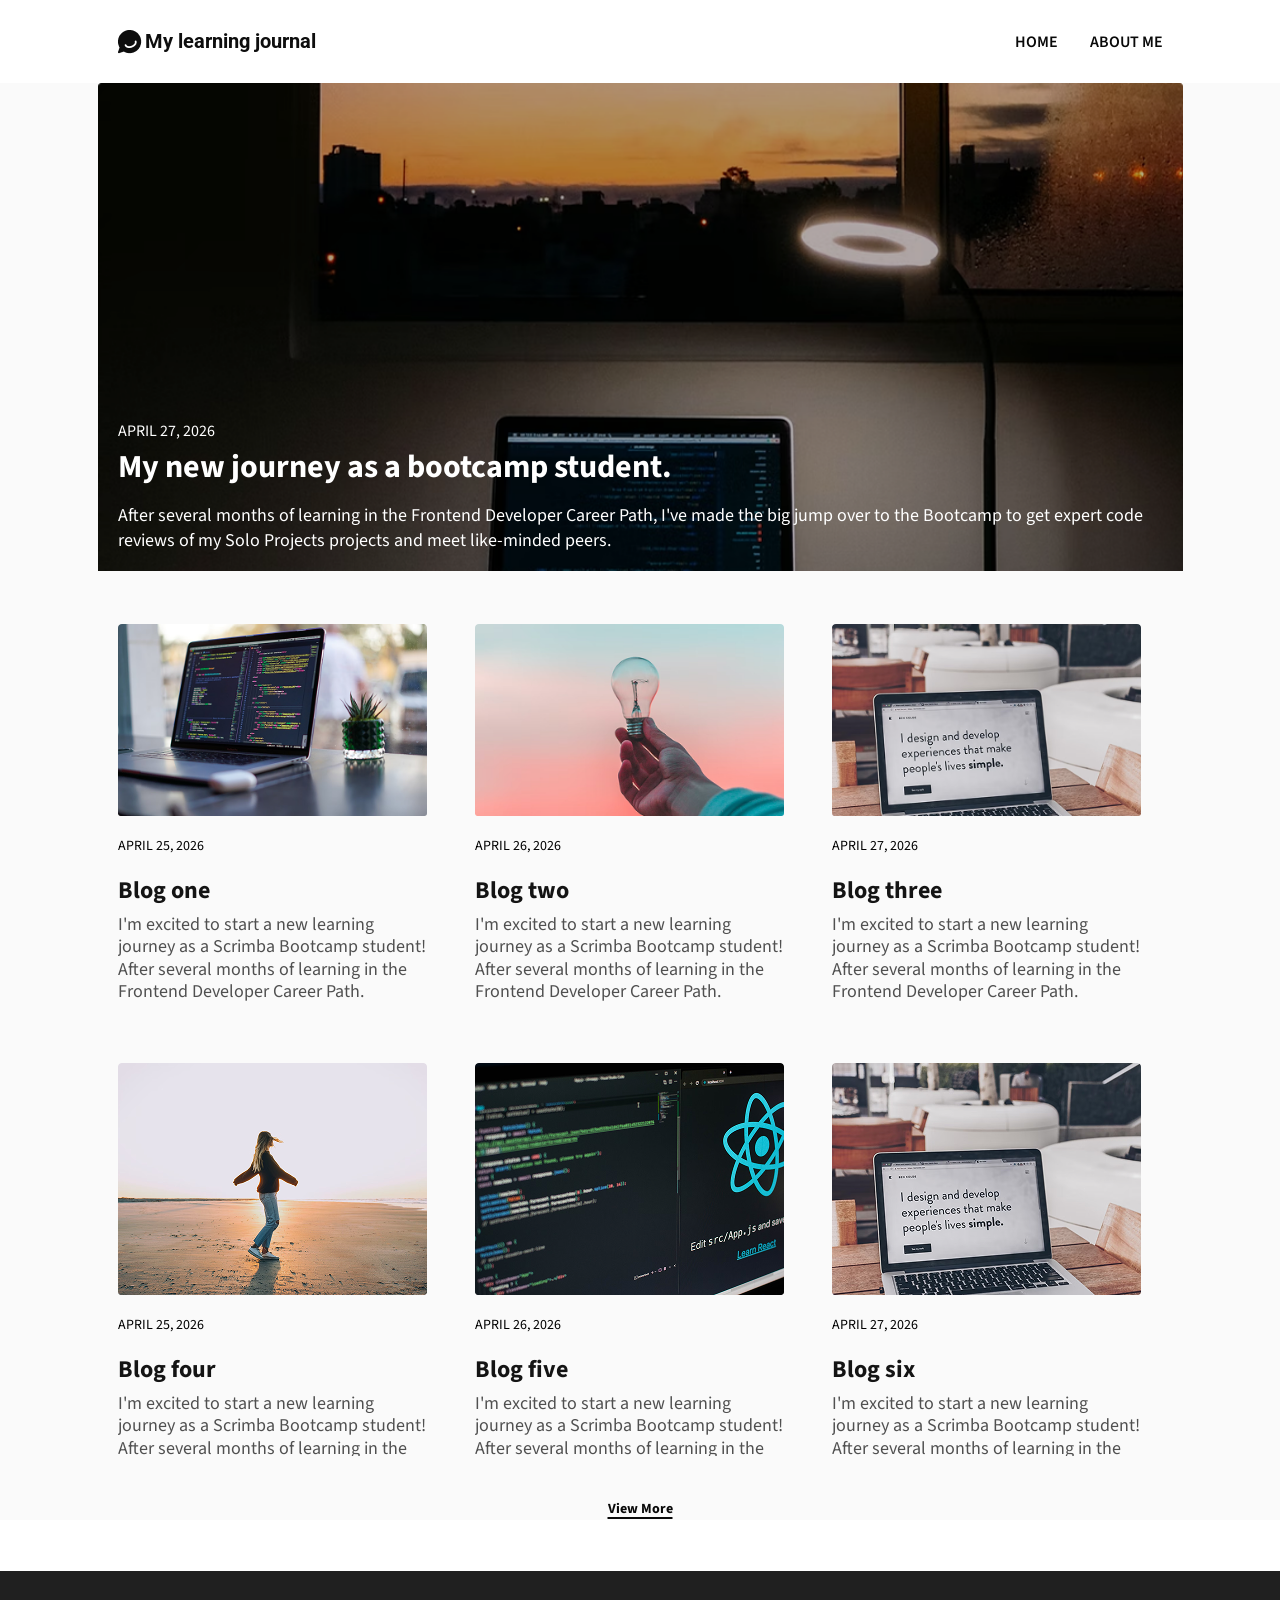
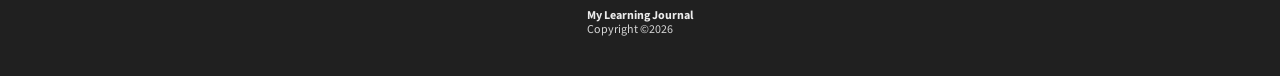
<file: index.html>
<!doctype html>
<html lang="en">
  <head>
    <meta charset="UTF-8" />
    <meta name="viewport" content="width=device-width, initial-scale=1.0" />
    <title>Homepage - My Learning Journal</title>

    <!-- CSS  -->
    <link rel="stylesheet" href="./style.css" />

    <!-- Google Font  -->
    <link rel="preconnect" href="https://fonts.googleapis.com" />
    <link rel="preconnect" href="https://fonts.gstatic.com" crossorigin />
    <link
      href="https://fonts.googleapis.com/css2?family=Source+Sans+3:ital,wght@0,200..900;1,200..900&display=swap"
      rel="stylesheet"
    />
    <link rel="preconnect" href="https://fonts.googleapis.com" />
    <link rel="preconnect" href="https://fonts.gstatic.com" crossorigin />
    <link
      href="https://fonts.googleapis.com/css2?family=Roboto:ital,wght@0,100..900;1,100..900&display=swap"
      rel="stylesheet"
    />
  </head>
  <body>
    <header>
      <div class="main-header">
        <section class="logo-section">
          <img
            src="./images/logo.png"
            alt="My Learning Journal's website logo"
            class="logo-img"
          />
          <div class="logo-text">My learning journal</div>
        </section>
        <nav>
          <ul>
            <li><a href="./index.html">HOME</a></li>
            <li><a href="./about-me.html">ABOUT ME</a></li>
          </ul>
        </nav>
      </div>
    </header>
    <main>
      <a href="./blog-post-one.html" class="featured-link">
        <article class="featured-article">
          <div class="featured-container">
            <time datetime="2026-04-27" class="main-article-time"
              >APRIL 27, 2026</time
            >
            <h1 class="featured-article-title">
              My new journey as a bootcamp student.
            </h1>
            <p class="featured-article-sub">
              After several months of learning in the Frontend Developer Career
              Path, I've made the big jump over to the Bootcamp to get expert
              code reviews of my Solo Projects projects and meet like-minded
              peers.
            </p>
          </div>
        </article>
      </a>
      <div class="main-container">
        <section class="article-home-section">
          <article class="home-article">
            <img
              src="./images/article-image-one.png"
              alt="Laptop with code editor opened sitting on the table"
              class="article-image"
            />
            <time datetime="2025-04-25" class="article-date"
              >APRIL 25, 2026</time
            >
            <h3 class="article-title">Blog one</h3>
            <p class="article-body-preview">
              I'm excited to start a new learning journey as a Scrimba Bootcamp
              student! After several months of learning in the Frontend
              Developer Career Path.
            </p>
          </article>
          <article class="home-article">
            <img
              src="./images/article-image-two.png"
              alt="Holding a light bulb switched with hand view"
              class="article-image"
            />
            <time datetime="2026-04-26" class="article-date"
              >APRIL 26, 2026</time
            >
            <h3 class="article-title">Blog two</h3>
            <p class="article-body-preview">
              I'm excited to start a new learning journey as a Scrimba Bootcamp
              student! After several months of learning in the Frontend
              Developer Career Path.
            </p>
          </article>
          <article class="home-article">
            <img
              src="./images/article-image-three.png"
              alt="a laptop screen with a quote window opened on table"
              class="article-image"
            />

            <time datetime="2026-04-27" class="article-date"
              >APRIL 27, 2026</time
            >
            <h3 class="article-title">Blog three</h3>
            <p class="article-body-preview">
              I'm excited to start a new learning journey as a Scrimba Bootcamp
              student! After several months of learning in the Frontend
              Developer Career Path.
            </p>
          </article>
          <article class="home-article">
            <img
              src="./images/article-image-five.png"
              alt="Laptop with code editor opened sitting on the table"
              class="article-image"
            />
            <time datetime="2025-04-25" class="article-date"
              >APRIL 25, 2026</time
            >
            <h3 class="article-title">Blog four</h3>
            <p class="article-body-preview">
              I'm excited to start a new learning journey as a Scrimba Bootcamp
              student! After several months of learning in the Frontend
              Developer Career Path.
            </p>
          </article>
          <article class="home-article">
            <img
              src="./images/article-image-six.png"
              alt="Holding a light bulb switched with hand view"
              class="article-image"
            />
            <time datetime="2026-04-26" class="article-date"
              >APRIL 26, 2026</time
            >
            <h3 class="article-title">Blog five</h3>
            <p class="article-body-preview">
              I'm excited to start a new learning journey as a Scrimba Bootcamp
              student! After several months of learning in the Frontend
              Developer Career Path.
            </p>
          </article>
          <article class="home-article">
            <img
              src="./images/article-image-seven.png"
              alt="a laptop screen with a quote window opened on table"
              class="article-image"
            />

            <time datetime="2026-04-27" class="article-date"
              >APRIL 27, 2026</time
            >
            <h3 class="article-title">Blog six</h3>
            <p class="article-body-preview">
              I'm excited to start a new learning journey as a Scrimba Bootcamp
              student! After several months of learning in the Frontend
              Developer Career Path.
            </p>
          </article>
        </section>
        <button class="view-more-btn">View More</button>
      </div>
    </main>
    <footer>
      <div class="footer">
        <div class="footer-text">
          <p class="name-foot">My Learning Journal</p>
          <p class="copyright-foot">Copyright &copy;2026</p>
        </div>
      </div>
    </footer>
  </body>
</html>
</file>
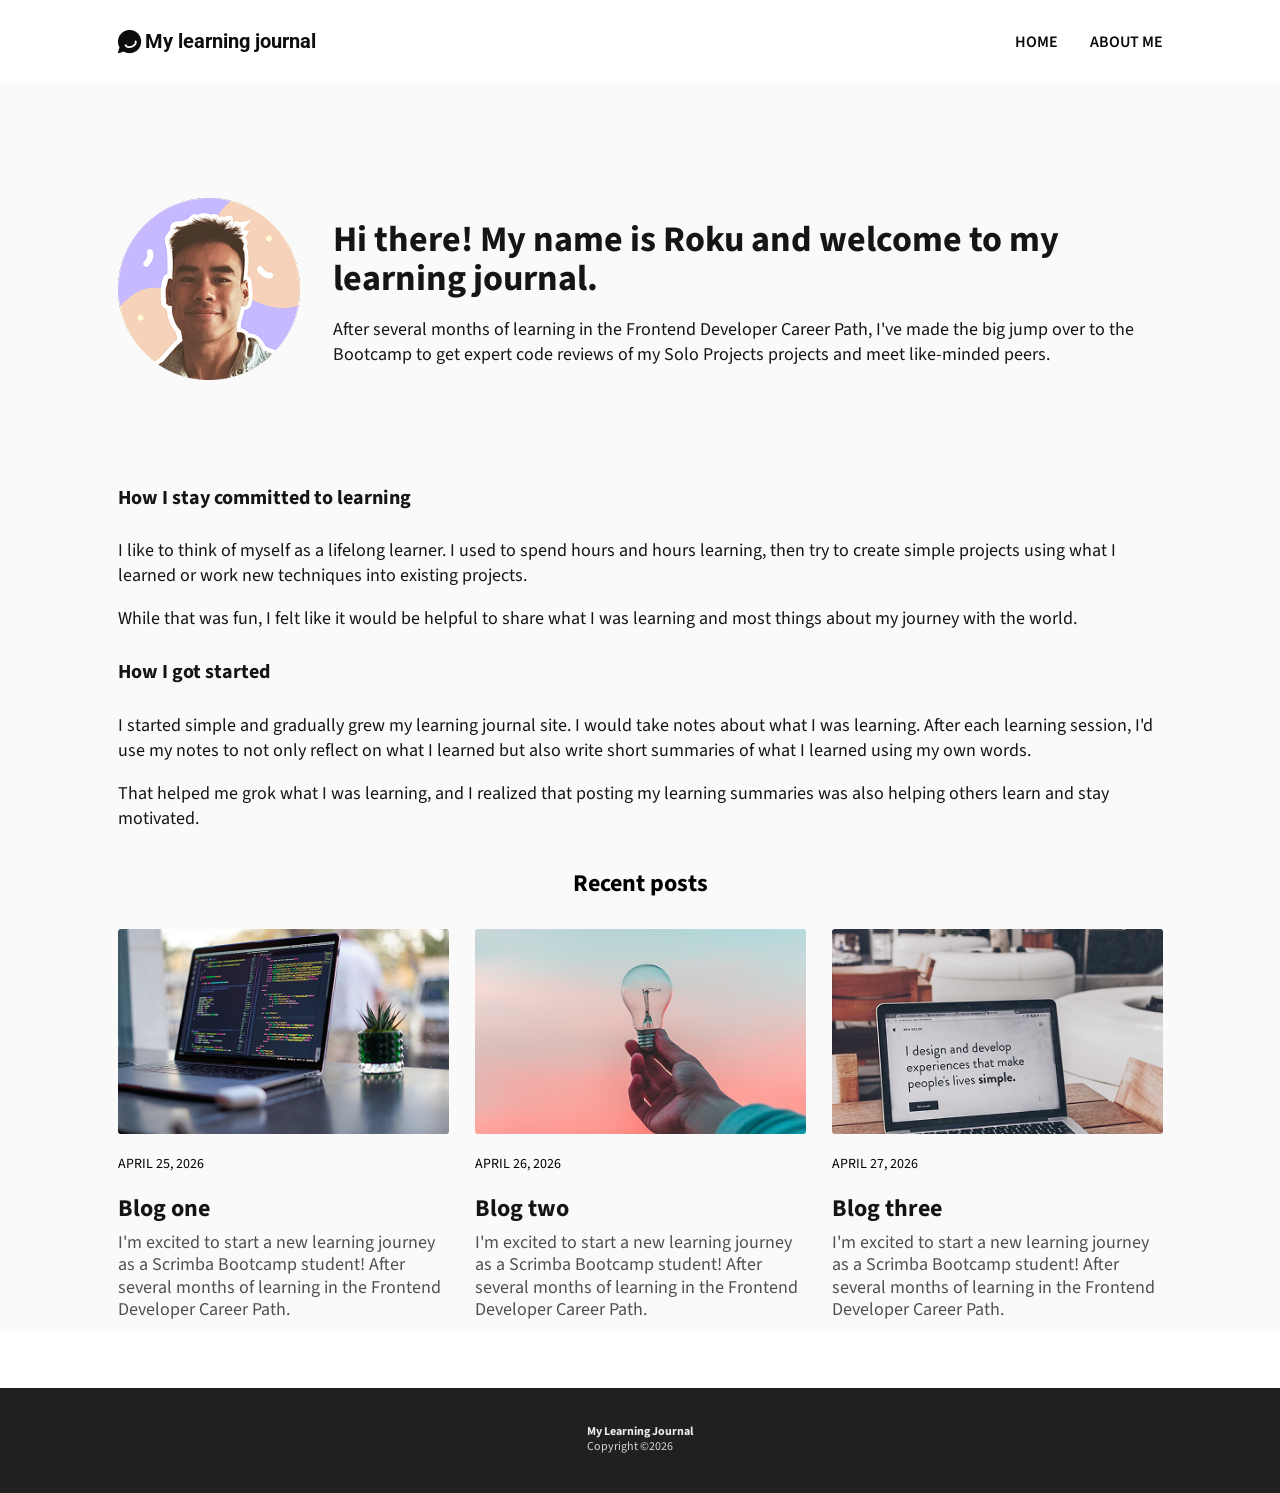
<file: about-me.html>
<!doctype html>
<html lang="en">
  <head>
    <meta charset="UTF-8" />
    <meta name="viewport" content="width=device-width, initial-scale=1.0" />
    <title>About Me - My Learning Journal</title>

    <!-- CSS  -->
    <link rel="stylesheet" href="./style.css" />

    <!-- Google Font  -->
    <link rel="preconnect" href="https://fonts.googleapis.com" />
    <link rel="preconnect" href="https://fonts.gstatic.com" crossorigin />
    <link
      href="https://fonts.googleapis.com/css2?family=Source+Sans+3:ital,wght@0,200..900;1,200..900&display=swap"
      rel="stylesheet"
    />
    <link rel="preconnect" href="https://fonts.googleapis.com" />
    <link rel="preconnect" href="https://fonts.gstatic.com" crossorigin />
    <link
      href="https://fonts.googleapis.com/css2?family=Roboto:ital,wght@0,100..900;1,100..900&display=swap"
      rel="stylesheet"
    />
  </head>
  <body>
    <header>
      <div class="main-header">
        <section class="logo-section">
          <img
            src="./images/logo.png"
            alt="My Learning Journal's website logo"
            class="logo-img"
          />
          <div class="logo-text">My learning journal</div>
        </section>
        <nav>
          <ul>
            <li><a href="./index.html">HOME</a></li>
            <li><a href="./about-me.html">ABOUT ME</a></li>
          </ul>
        </nav>
      </div>
    </header>
    <main>
      <div class="main-container">
        <article class="main-article">
          <div class="about-me-hero">
            <img
              src="./images/student-headshot.png"
              alt="Close shot photo of student"
              class="hero-img"
            />
            <div class="about-me-info">
              <h1 class="about-me-title">
                Hi there! My name is Roku and welcome to my learning journal.
              </h1>
              <p class="about-me-sub">
                After several months of learning in the Frontend Developer
                Career Path, I've made the big jump over to the Bootcamp to get
                expert code reviews of my Solo Projects projects and meet
                like-minded peers.
              </p>
            </div>
          </div>

          <section class="article-body">
            <h4 class="article-body-title no-margin-top">
              How I stay committed to learning
            </h4>

            <p>
              I like to think of myself as a lifelong learner. I used to spend
              hours and hours learning, then try to create simple projects using
              what I learned or work new techniques into existing projects.
            </p>
            <p>
              While that was fun, I felt like it would be helpful to share what
              I was learning and most things about my journey with the world.
            </p>
            <h4 class="article-body-title">How I got started</h4>

            <p>
              I started simple and gradually grew my learning journal site. I
              would take notes about what I was learning. After each learning
              session, I'd use my notes to not only reflect on what I learned
              but also write short summaries of what I learned using my own
              words.
            </p>
            <p>
              That helped me grok what I was learning, and I realized that
              posting my learning summaries was also helping others learn and
              stay motivated.
            </p>
          </section>
        </article>
        <section class="recent-posts-section">
          <h2 class="recent-posts-title">Recent posts</h2>
          <section class="article-listing-section">
            <article class="article">
              <img
                src="./images/article-image-one.png"
                alt="Laptop with code editor opened sitting on the table"
                class="article-image"
              />
              <time datetime="2025-04-25" class="article-date"
                >APRIL 25, 2026</time
              >
              <h3 class="article-title">Blog one</h3>
              <p class="article-body-preview">
                I'm excited to start a new learning journey as a Scrimba
                Bootcamp student! After several months of learning in the
                Frontend Developer Career Path.
              </p>
            </article>
            <article class="article">
              <img
                src="./images/article-image-two.png"
                alt="Holding a light bulb switched with hand view"
                class="article-image"
              />
              <time datetime="2026-04-26" class="article-date"
                >APRIL 26, 2026</time
              >
              <h3 class="article-title">Blog two</h3>
              <p class="article-body-preview">
                I'm excited to start a new learning journey as a Scrimba
                Bootcamp student! After several months of learning in the
                Frontend Developer Career Path.
              </p>
            </article>
            <article class="article">
              <img
                src="./images/article-image-three.png"
                alt="a laptop screen with a quote window opened on table"
                class="article-image"
              />

              <time datetime="2026-04-27" class="article-date"
                >APRIL 27, 2026</time
              >
              <h3 class="article-title">Blog three</h3>
              <p class="article-body-preview">
                I'm excited to start a new learning journey as a Scrimba
                Bootcamp student! After several months of learning in the
                Frontend Developer Career Path.
              </p>
            </article>
          </section>
        </section>
      </div>
    </main>
    <footer>
      <div class="footer">
        <div class="footer-text">
          <p class="name-foot">My Learning Journal</p>
          <p class="copyright-foot">Copyright &copy;2026</p>
        </div>
      </div>
    </footer>
  </body>
</html>
</file>
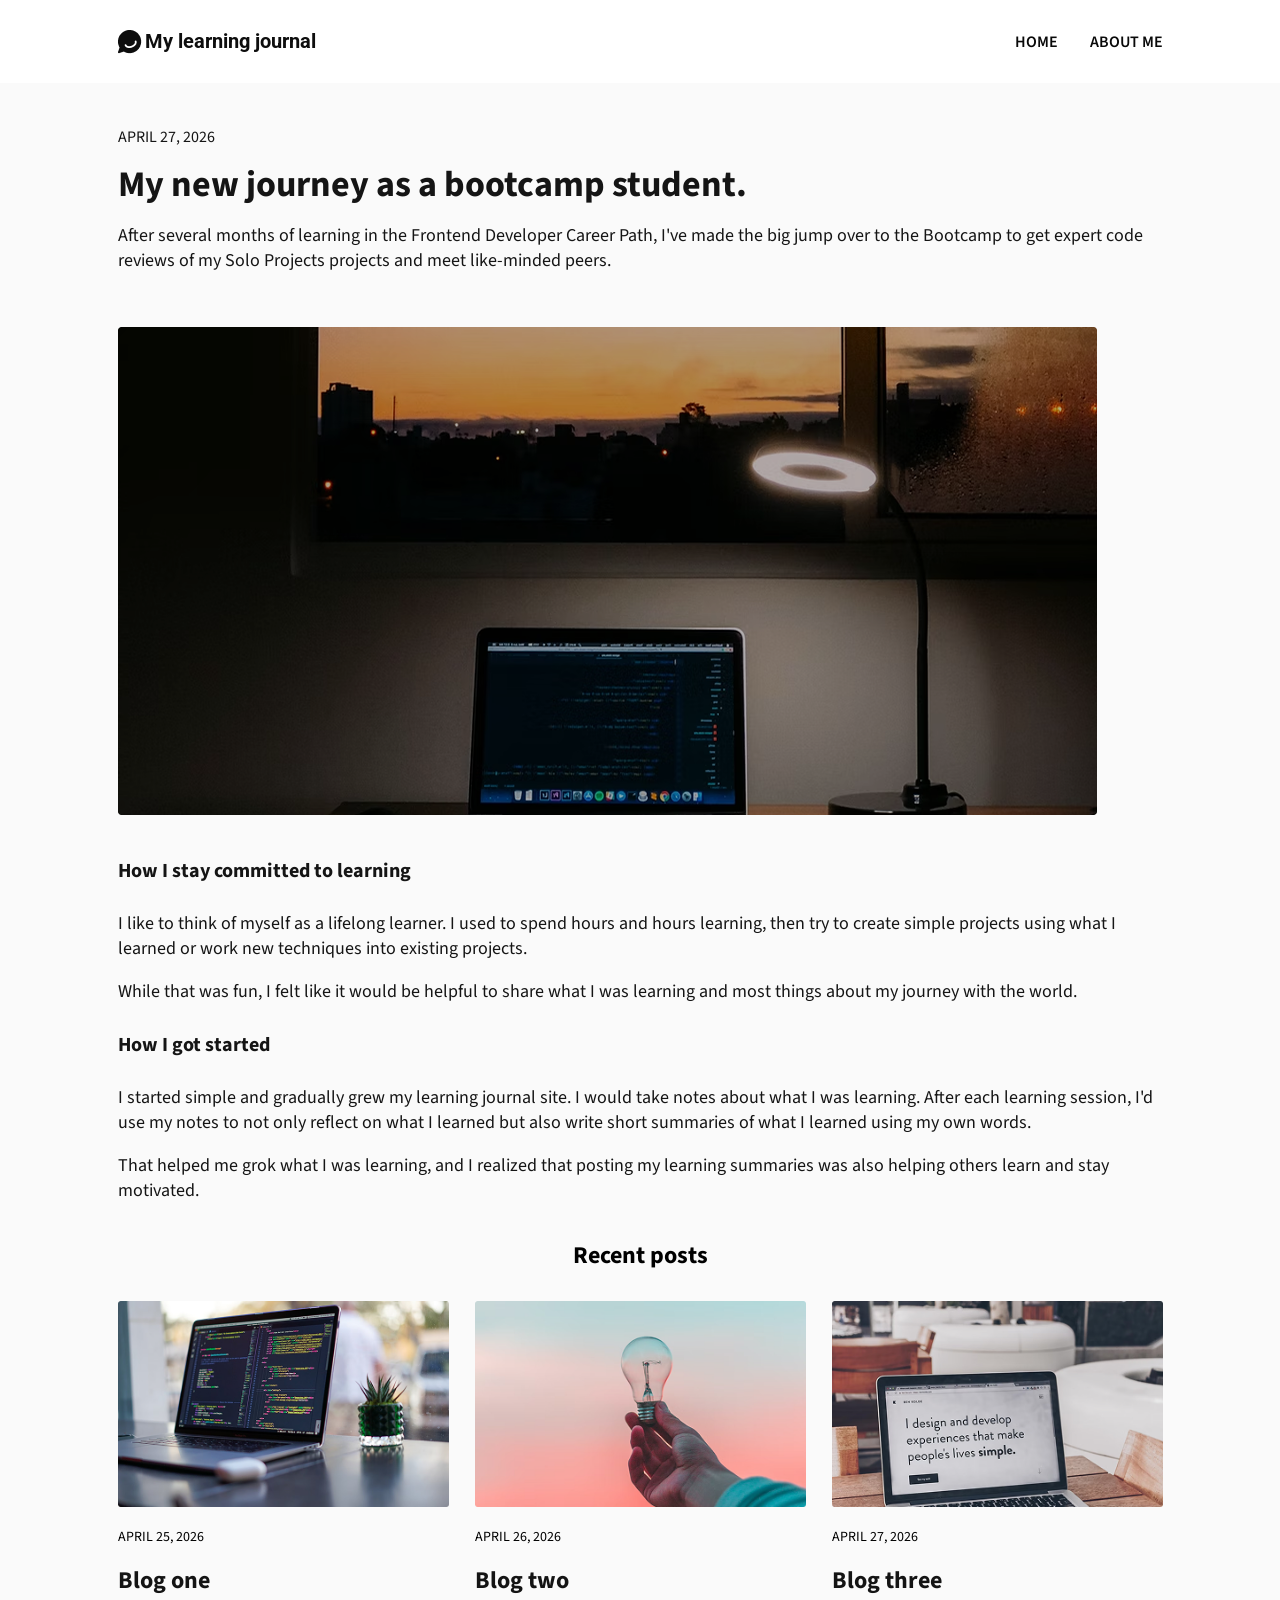
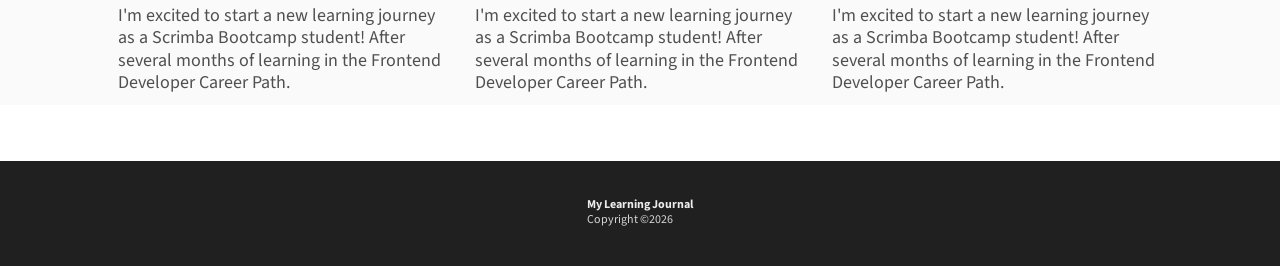
<file: blog-post-one.html>
<!doctype html>
<html lang="en">
  <head>
    <meta charset="UTF-8" />
    <meta name="viewport" content="width=device-width, initial-scale=1.0" />
    <title>My new journey as a bootcamp student - My Learning Journal</title>

    <!-- CSS  -->
    <link rel="stylesheet" href="./style.css" />

    <!-- Google Font  -->
    <link rel="preconnect" href="https://fonts.googleapis.com" />
    <link rel="preconnect" href="https://fonts.gstatic.com" crossorigin />
    <link
      href="https://fonts.googleapis.com/css2?family=Source+Sans+3:ital,wght@0,200..900;1,200..900&display=swap"
      rel="stylesheet"
    />
    <link rel="preconnect" href="https://fonts.googleapis.com" />
    <link rel="preconnect" href="https://fonts.gstatic.com" crossorigin />
    <link
      href="https://fonts.googleapis.com/css2?family=Roboto:ital,wght@0,100..900;1,100..900&display=swap"
      rel="stylesheet"
    />
  </head>
  <body>
    <header>
      <div class="main-header">
        <section class="logo-section">
          <img
            src="./images/logo.png"
            alt="My Learning Journal's website logo"
            class="logo-img"
          />
          <div class="logo-text">My learning journal</div>
        </section>
        <nav>
          <ul>
            <li><a href="./index.html">HOME</a></li>
            <li><a href="./about-me.html">ABOUT ME</a></li>
          </ul>
        </nav>
      </div>
    </header>
    <main>
      <div class="main-container">
        <article class="main-article">
          <time datetime="2026-04-27" class="main-article-time"
            >APRIL 27, 2026</time
          >
          <h1 class="main-article-title">
            My new journey as a bootcamp student.
          </h1>
          <p class="about-me-sub">
            After several months of learning in the Frontend Developer Career
            Path, I've made the big jump over to the Bootcamp to get expert code
            reviews of my Solo Projects projects and meet like-minded peers.
          </p>
          <img
            src="./images/article-image-four.png"
            alt="Close shot photo of student"
            class="main-article-img"
          />

          <section class="article-body">
            <h4 class="article-body-title no-margin-top">
              How I stay committed to learning
            </h4>

            <p>
              I like to think of myself as a lifelong learner. I used to spend
              hours and hours learning, then try to create simple projects using
              what I learned or work new techniques into existing projects.
            </p>
            <p>
              While that was fun, I felt like it would be helpful to share what
              I was learning and most things about my journey with the world.
            </p>
            <h4 class="article-body-title">How I got started</h4>

            <p>
              I started simple and gradually grew my learning journal site. I
              would take notes about what I was learning. After each learning
              session, I'd use my notes to not only reflect on what I learned
              but also write short summaries of what I learned using my own
              words.
            </p>
            <p>
              That helped me grok what I was learning, and I realized that
              posting my learning summaries was also helping others learn and
              stay motivated.
            </p>
          </section>
        </article>
        <section class="recent-posts-section">
          <h2 class="recent-posts-title">Recent posts</h2>
          <section class="article-listing-section">
            <article class="article">
              <img
                src="./images/article-image-one.png"
                alt="Laptop with code editor opened sitting on the table"
                class="article-image"
              />
              <time datetime="2025-04-25" class="article-date"
                >APRIL 25, 2026</time
              >
              <h3 class="article-title">Blog one</h3>
              <p class="article-body-preview">
                I'm excited to start a new learning journey as a Scrimba
                Bootcamp student! After several months of learning in the
                Frontend Developer Career Path.
              </p>
            </article>
            <article class="article">
              <img
                src="./images/article-image-two.png"
                alt="Holding a light bulb switched with hand view"
                class="article-image"
              />
              <time datetime="2026-04-26" class="article-date"
                >APRIL 26, 2026</time
              >
              <h3 class="article-title">Blog two</h3>
              <p class="article-body-preview">
                I'm excited to start a new learning journey as a Scrimba
                Bootcamp student! After several months of learning in the
                Frontend Developer Career Path.
              </p>
            </article>
            <article class="article">
              <img
                src="./images/article-image-three.png"
                alt="a laptop screen with a quote window opened on table"
                class="article-image"
              />

              <time datetime="2026-04-27" class="article-date"
                >APRIL 27, 2026</time
              >
              <h3 class="article-title">Blog three</h3>
              <p class="article-body-preview">
                I'm excited to start a new learning journey as a Scrimba
                Bootcamp student! After several months of learning in the
                Frontend Developer Career Path.
              </p>
            </article>
          </section>
        </section>
      </div>
    </main>
    <footer>
      <div class="footer">
        <div class="footer-text">
          <p class="name-foot">My Learning Journal</p>
          <p class="copyright-foot">Copyright &copy;2026</p>
        </div>
      </div>
    </footer>
  </body>
</html>
</file>
<file: style.css>
*,
*::before,
*::after {
  box-sizing: border-box;
}

body {
  font-family: "Source Sans 3", sans-serif;
  margin: 0;
  color: #151515;
}

/* TYPOGRAPHY */

header {
  background-color: white;
}

h3 {
  margin: 0;
}

.logo-text {
  font-family: "Roboto", sans-serif;
  font-size: 0.875rem;
  color: #0e0e0e;
  white-space: nowrap;
}

.about-me-title {
  font-size: 2.25rem;
  margin-top: 0.75em;
  margin-bottom: 0.45em;
}

.main-article-title {
  font-size: 2rem;
  margin: 0.5em 0;
}

.logo-text,
.about-me-title,
.name-foot,
.main-article-title,
.featured-article-title {
  font-weight: bold;
  line-height: 1.082;
  letter-spacing: -3%;
}

.article-body {
  margin-bottom: 2.1815em;
}

.recent-posts-title {
  font-size: 1rem;
  color: #000000;
  text-align: center;
}

.no-margin-top {
  margin-top: 0;
}

/* Links */

nav a {
  font-weight: 600;
  font-size: 0.75rem;
  color: #090909;
  text-decoration: none;
  transition:
    color 0.3s ease,
    border-bottom 0.3s ease;
  border-bottom: 2px solid transparent;
  padding-bottom: 0.25rem;
}

nav a:hover {
  color: #505050;
  border-bottom: 2px solid #090909;
}

.view-more-btn {
  display: block;
  background-color: transparent;
  font-family: inherit;
  font-size: 0.875rem;
  font-weight: bold;
  border: none;
  text-decoration: underline;
  margin: 0 auto;
  margin-top: 3em;
  margin-bottom: 3.643em;
  cursor: pointer;
  transition:
    color 0.3s ease,
    text-decoration-thickness 0.3s ease;
  color: #090909;
  text-decoration-thickness: 2px;
  text-underline-offset: 4px;
}

.view-more-btn:hover {
  color: #505050;
  text-decoration-thickness: 3px;
}

.view-more-btn:active {
  transform: scale(0.98);
}

/* LAYOUT */

.main-header,
.main-container,
.footer {
  width: 100%;
  max-width: 480px;
  margin: 0 auto;
  padding: 0 1.25em;
}

.main-header {
  display: flex;
  justify-content: space-between;
  align-items: center;
  height: 59px;
}

/* Main Header  */

.logo-section {
  display: flex;
  align-items: center;
  gap: 0.1875em;
  flex-shrink: 0;
}

.logo-img {
  max-width: 25px;
  width: 100%;
}

nav ul {
  display: flex;
  gap: 2em;
  list-style-type: none;
  padding: 0;
}

/* MAIN ARTICLE SECTION  */

.main-article-time {
  display: block;
  padding-top: 2.67em;
  font-size: 0.75rem;
}

.hero-img {
  max-width: 182px;
  width: 100%;
}

.main-article-img {
  max-width: 374px;
  border-radius: 3px;
  width: 100%;
  margin: 2.25em 0;
}

.about-me-hero {
  display: flex;
  flex-direction: column;
  align-items: center;
  padding-top: 1.625em;
  padding-bottom: 3.125em;
}

.featured-article {
  display: flex;
  flex-wrap: wrap;
  background-image: url("./images/article-image-four.png");
  background-size: cover;
  max-width: 480px;
  height: 293px;
  width: 100%;
  color: white;
  padding: 0 1.25em;
  margin: 0 auto;
  margin-bottom: 3.3125em;
}

.featured-container {
  margin-top: auto;
}

.featured-article-title {
  font-size: 2rem;
  margin: 0.25em 0;
}

.featured-link {
  text-decoration: none;
}

.article-home-section {
  display: grid;
  row-gap: 2.875em;
}
.featured-link {
  text-decoration: none;
  transition: box-shadow 0.3s ease;
  display: block;
  border-radius: 4px;
  overflow: hidden;
}

.featured-link:hover {
  box-shadow: 0 12px 24px rgba(0, 0, 0, 0.15);
}

.featured-link:hover .featured-article-title {
  text-decoration: underline;
}

/* RECENT POSTS SECTION  */

.article {
  transition:
    opacity 0.3s ease,
    transform 0.3s ease;
  cursor: pointer;
}

.article:hover {
  opacity: 0.9;
  transform: translateY(-4px);
}

.article:hover .article-title {
  color: #505050;
  transition: color 0.3s ease;
}

.article-listing-section {
  display: flex;
  flex-direction: column;
  gap: 1.625em;
  margin-top: 1.75em;
  margin-bottom: 3.5em;
}

.article-image {
  width: 100%;
  max-width: 374px;
  border-radius: 3;
  flex: 0;
}

.article-date {
  display: block;
  font-size: 0.875rem;
  color: #000000;
  margin-top: 1em;
  margin-bottom: 1.56em;
}

.article-title {
  font-size: 1.5rem;
  font-weight: bold;
  line-height: 1.082;
  color: #141414;
  margin: 0.375em 0;
}

.article-body-preview {
  color: #505050;
  line-height: 1.25;
  margin: 0.5625em 0;
}

.home-article {
  height: 393px;
  width: 309px;
  transition:
    transform 0.3s ease,
    box-shadow 0.3s ease;
  border-radius: 4px;
  overflow: hidden;
}

.home-article:hover {
  transform: translateY(-8px);
  box-shadow: 0 8px 16px rgba(0, 0, 0, 0.12);
}

.article-image {
  transition:
    transform 0.3s ease,
    filter 0.3s ease;
}

.home-article:hover .article-image {
  transform: scale(1.05);
  filter: brightness(0.95);
}

/* FOOTER SECTION  */

footer {
  background-color: #202020;
  height: 105px;
  transition: background-color 0.3s ease;
}

footer:hover {
  background-color: #1a1a1a;
}

.footer {
  display: flex;
  justify-content: center;
  align-items: center;
  height: 100%;
}

.name-foot {
  font-size: 0.75rem;
  color: #ececec;
  margin: 0;
}

.copyright-foot {
  font-size: 0.75rem;
  line-height: 1.25;
  color: #d7d7d7;
  margin: 0;
}

/* MEDIA QUERIES  */

@media (min-width: 1024px) {
  main {
    background-color: #fafafa;
  }

  p {
    font-size: 1.125rem;
  }

  .main-header,
  .main-container,
  .footer {
    max-width: 1085px;
  }

  .main-header {
    height: 83px;
  }
  .logo-img {
    max-width: 35px;
  }

  .logo-text {
    font-size: 1.25rem;
  }

  nav a {
    font-size: 1rem;
  }

  .main-article-time {
    font-size: 1rem;
  }

  .main-article-title {
    font-size: 2.25rem;
  }

  .about-me-hero {
    flex-direction: row;
    gap: 2.0625em;
    padding-top: 6.9375em;
    padding-bottom: 6.1875em;
  }

  .main-article-img {
    max-width: 979px;
  }

  .article-body-title {
    font-size: 1.25rem;
  }

  .recent-posts-title {
    font-size: 1.5rem;
  }

  .article-listing-section {
    flex-direction: row;
  }

  .featured-article {
    max-width: 1085px;
    height: 488px;
  }

  .article-home-section {
    display: grid;
    grid-template-columns: repeat(3, 1fr);
    gap: 2.875em 1.625em;
  }

  .home-article {
    height: 393px;
    width: 309px;
  }
}
</file>
